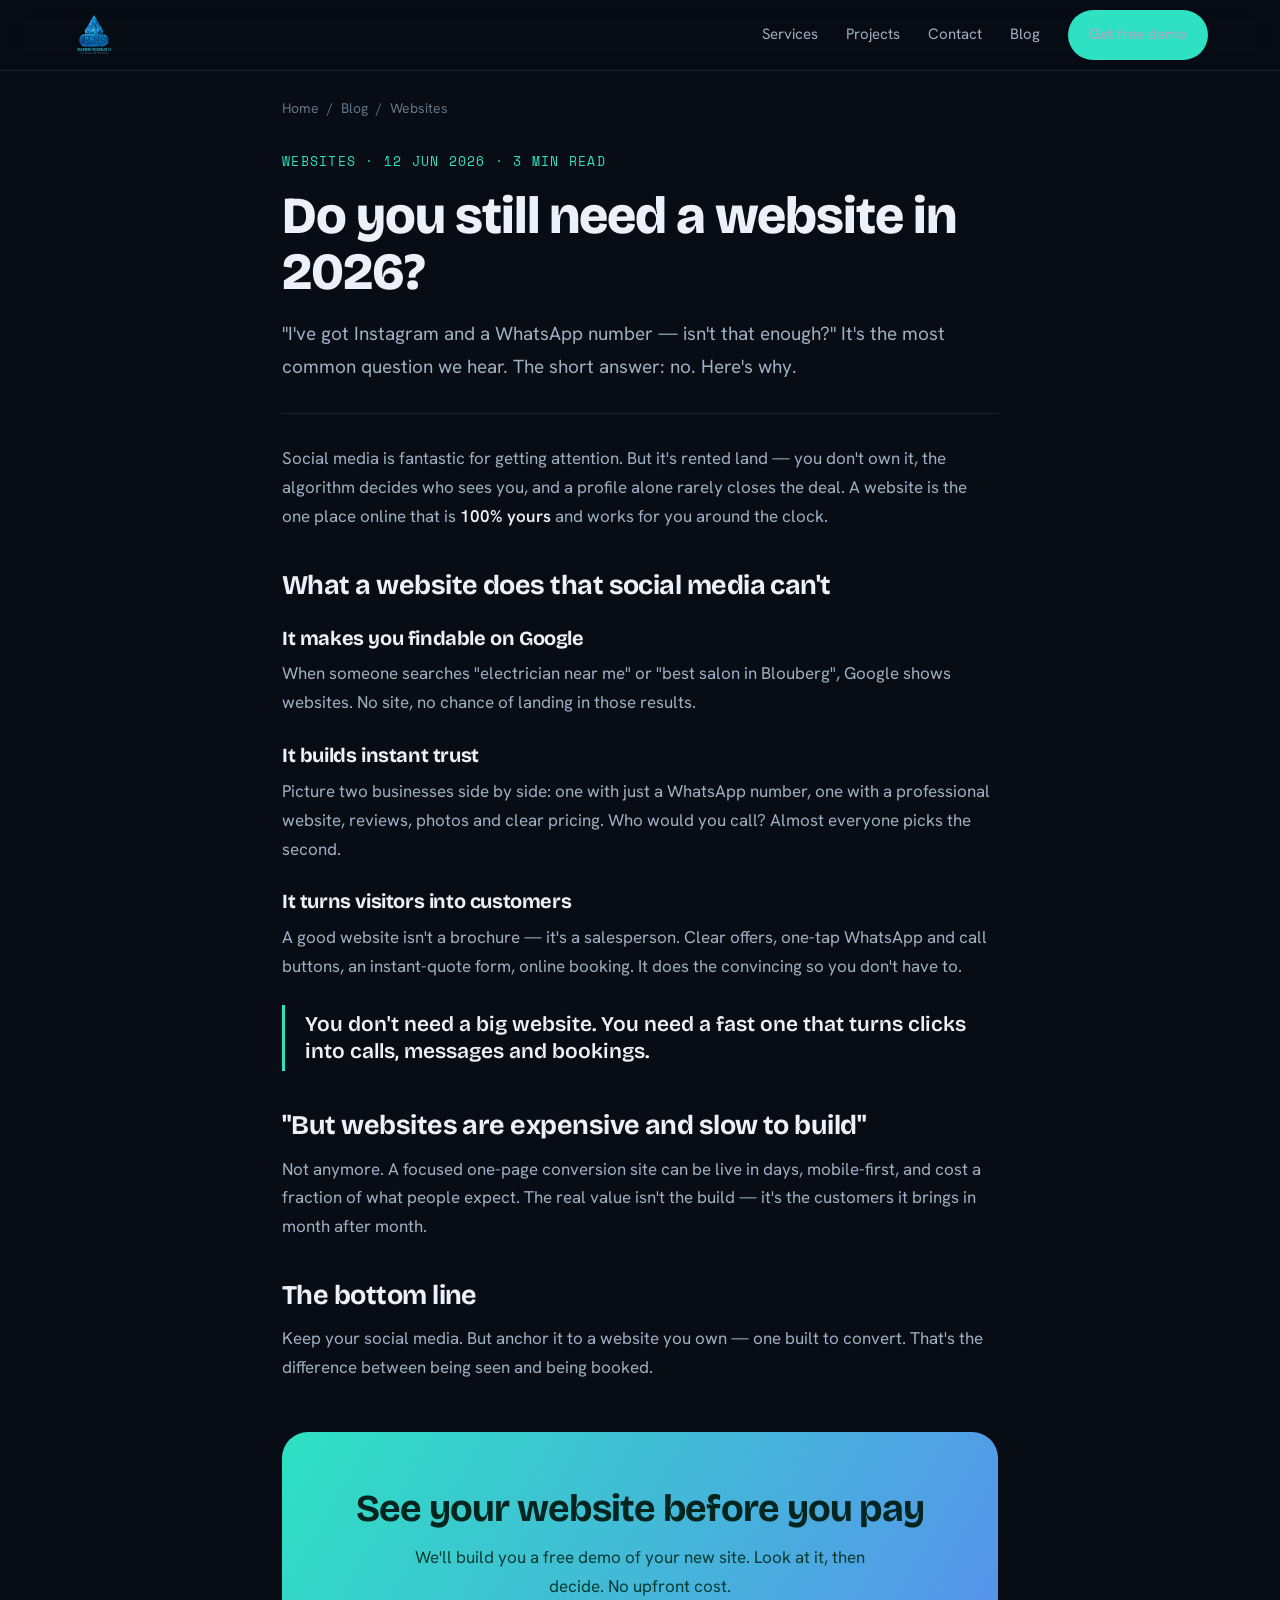
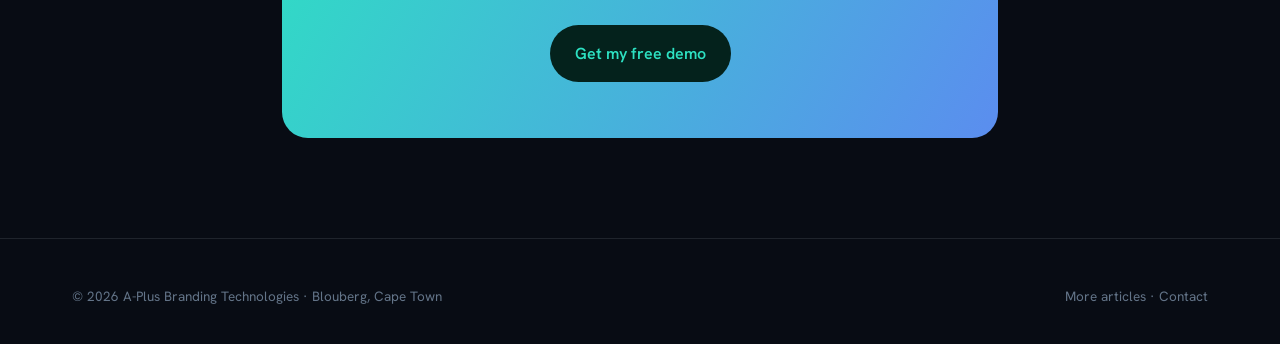
<file: blog/do-you-need-a-website-2026.html>
<!DOCTYPE html>
<html lang="en-ZA">
<head>
<meta charset="UTF-8" />
<meta name="viewport" content="width=device-width, initial-scale=1.0" />
<title>Do you still need a website in 2026? | A-Plus Branding Technologies</title>
<meta name="description" content="Social media isn't enough. Here's why a fast, conversion-focused website is still the best salesperson a local Cape Town business can have in 2026." />
<meta name="theme-color" content="#080C14" />
<link rel="canonical" href="https://aplusbrandingtechnologies.com/blog/do-you-need-a-website-2026.html" />
<link rel="icon" href="data:image/svg+xml,%3Csvg xmlns='http://www.w3.org/2000/svg' viewBox='0 0 32 32'%3E%3Crect width='32' height='32' rx='7' fill='%23080C14'/%3E%3Ctext x='16' y='23' font-family='Arial,sans-serif' font-size='19' font-weight='700' fill='%232DE1C2' text-anchor='middle'%3EA%2B%3C/text%3E%3C/svg%3E" />
<link rel="preconnect" href="https://fonts.googleapis.com" />
<link rel="preconnect" href="https://fonts.gstatic.com" crossorigin />
<link href="https://fonts.googleapis.com/css2?family=Bricolage+Grotesque:opsz,wght@12..96,600;12..96,700;12..96,800&family=Hanken+Grotesk:wght@400;500;600;700&family=Space+Mono:wght@400;700&display=swap" rel="stylesheet" />
<link rel="stylesheet" href="../assets/blog.css" />
<script type="application/ld+json">
{"@context":"https://schema.org","@type":"BlogPosting","headline":"Do you still need a website in 2026?","datePublished":"2026-06-12","author":{"@type":"Organization","name":"A-Plus Branding Technologies"},"publisher":{"@type":"Organization","name":"A-Plus Branding Technologies"},"mainEntityOfPage":"https://aplusbrandingtechnologies.com/blog/do-you-need-a-website-2026.html"}
</script>
</head>
<body>
<header class="nav">
  <div class="nav-in">
    <a class="logo" href="../index.html"><img src="../assets/brand/logo-transparent.png" alt="A-Plus Branding Technologies" class="logo-img" /></a>
    <nav class="links">
      <a href="../index.html#services">Services</a>
      <a href="../index.html#projects">Projects</a>
      <a href="../index.html#contact">Contact</a>
      <a href="index.html">Blog</a>
      <a class="btn btn-primary" href="../index.html#contact" style="padding:11px 20px">Get free demo</a>
    </nav>
  </div>
</header>

<div class="wrap narrow">
  <div class="crumbs"><a href="../index.html">Home</a> &nbsp;/&nbsp; <a href="index.html">Blog</a> &nbsp;/&nbsp; Websites</div>
  <article class="post">
    <div class="post-meta">Websites · 12 Jun 2026 · 3 min read</div>
    <h1>Do you still need a website in 2026?</h1>
    <p class="post-sub">"I've got Instagram and a WhatsApp number — isn't that enough?" It's the most common question we hear. The short answer: no. Here's why.</p>
    <div class="post-body">
      <p>Social media is fantastic for getting attention. But it's rented land — you don't own it, the algorithm decides who sees you, and a profile alone rarely closes the deal. A website is the one place online that is <strong>100% yours</strong> and works for you around the clock.</p>

      <h2>What a website does that social media can't</h2>
      <h3>It makes you findable on Google</h3>
      <p>When someone searches "electrician near me" or "best salon in Blouberg", Google shows websites. No site, no chance of landing in those results.</p>

      <h3>It builds instant trust</h3>
      <p>Picture two businesses side by side: one with just a WhatsApp number, one with a professional website, reviews, photos and clear pricing. Who would you call? Almost everyone picks the second.</p>

      <h3>It turns visitors into customers</h3>
      <p>A good website isn't a brochure — it's a salesperson. Clear offers, one-tap WhatsApp and call buttons, an instant-quote form, online booking. It does the convincing so you don't have to.</p>

      <blockquote>You don't need a big website. You need a fast one that turns clicks into calls, messages and bookings.</blockquote>

      <h2>"But websites are expensive and slow to build"</h2>
      <p>Not anymore. A focused one-page conversion site can be live in days, mobile-first, and cost a fraction of what people expect. The real value isn't the build — it's the customers it brings in month after month.</p>

      <h2>The bottom line</h2>
      <p>Keep your social media. But anchor it to a website you own — one built to convert. That's the difference between being seen and being booked.</p>
    </div>

    <div class="cta-band">
      <h2>See your website before you pay</h2>
      <p>We'll build you a free demo of your new site. Look at it, then decide. No upfront cost.</p>
      <a class="btn btn-dark" href="../index.html#contact">Get my free demo</a>
    </div>
  </article>
</div>

<footer>
  <div class="wrap foot-in">
    <span>© <span id="yr"></span> A-Plus Branding Technologies · Blouberg, Cape Town</span>
    <span><a href="index.html">More articles</a> · <a href="../index.html#contact">Contact</a></span>
  </div>
</footer>
<script>document.getElementById('yr').textContent=new Date().getFullYear();</script>
</body>
</html>
</file>
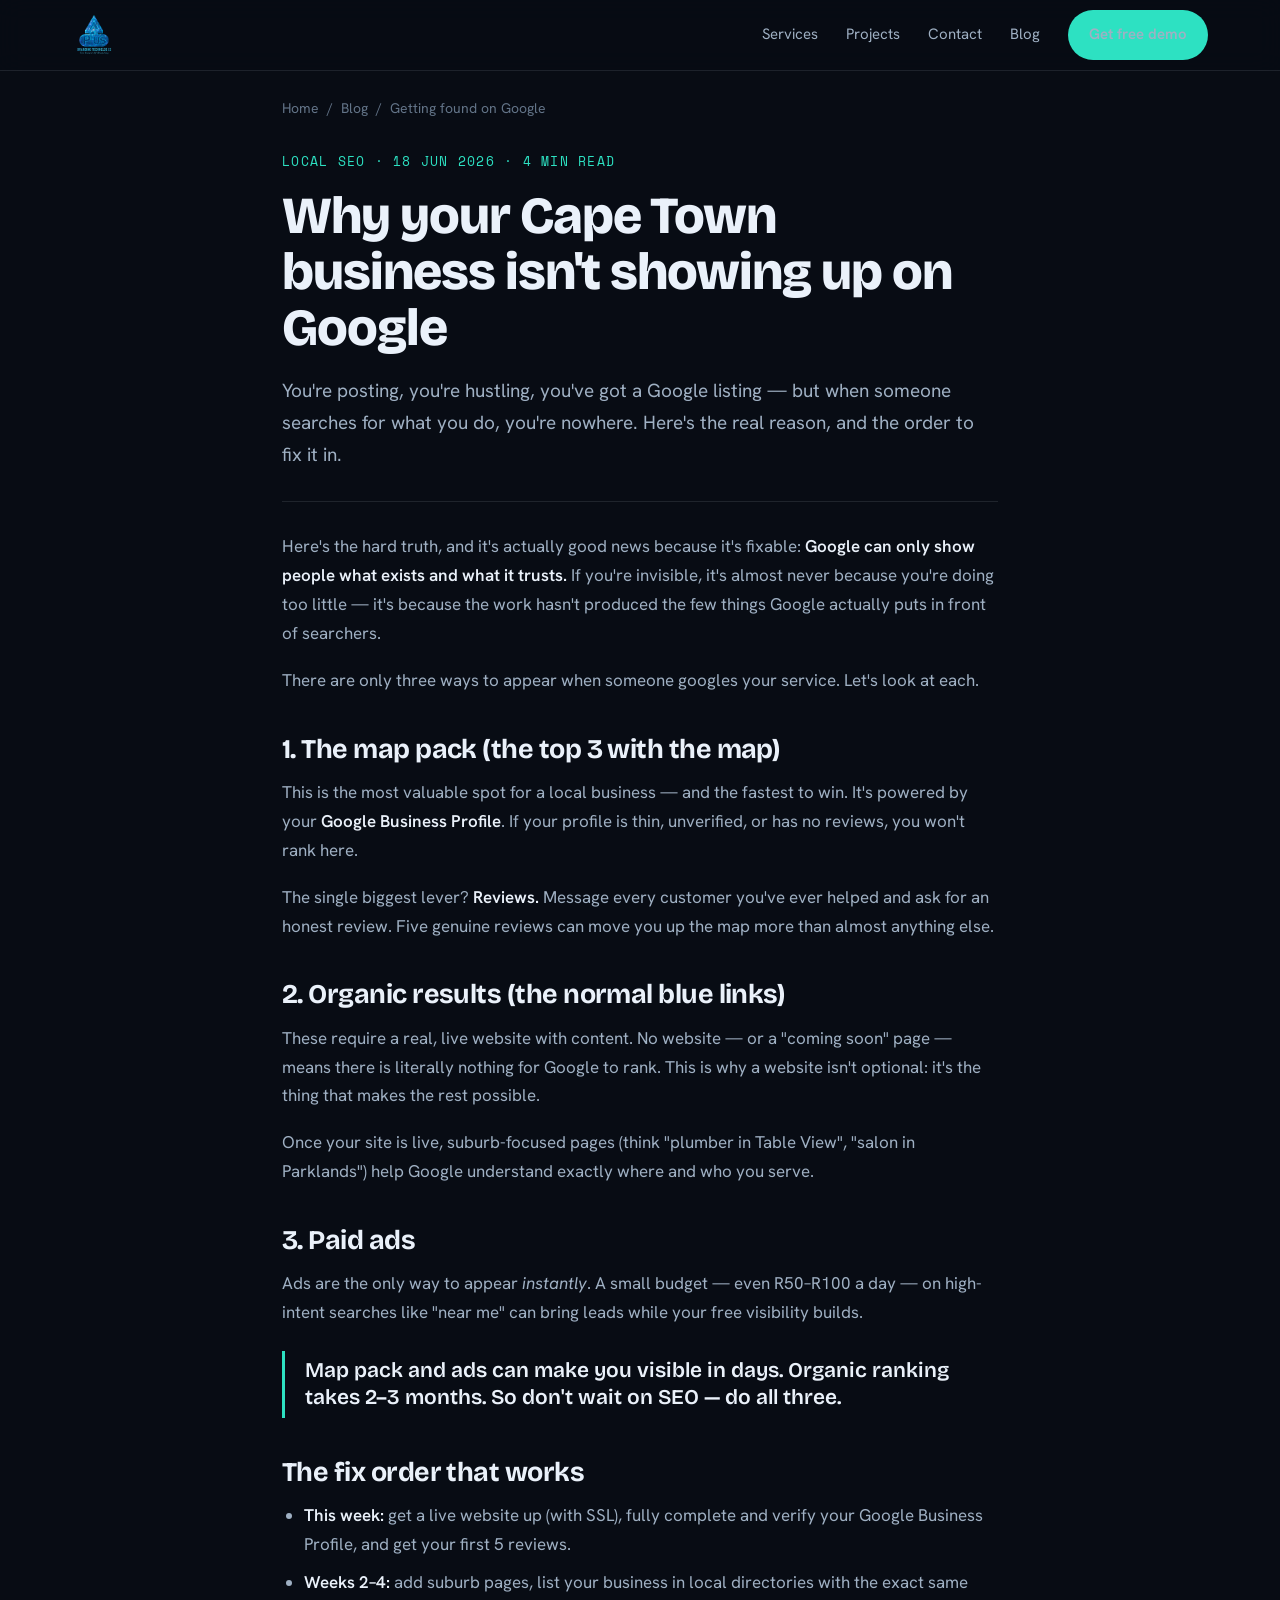
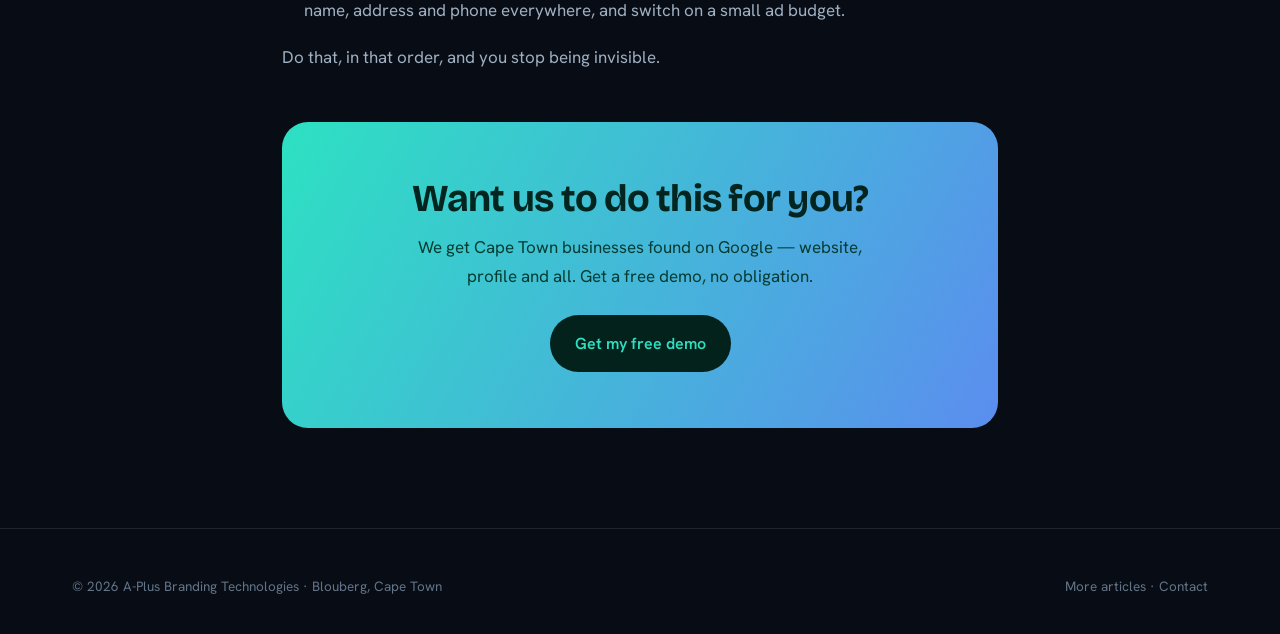
<file: blog/show-up-on-google-cape-town.html>
<!DOCTYPE html>
<html lang="en-ZA">
<head>
<meta charset="UTF-8" />
<meta name="viewport" content="width=device-width, initial-scale=1.0" />
<title>Why your Cape Town business isn't showing up on Google | A-Plus</title>
<meta name="description" content="Doing everything right but still invisible when locals search? Here's exactly why your business doesn't appear on Google in Cape Town — and the fix order that actually works." />
<meta name="theme-color" content="#080C14" />
<link rel="canonical" href="https://aplusbrandingtechnologies.com/blog/show-up-on-google-cape-town.html" />
<link rel="icon" href="data:image/svg+xml,%3Csvg xmlns='http://www.w3.org/2000/svg' viewBox='0 0 32 32'%3E%3Crect width='32' height='32' rx='7' fill='%23080C14'/%3E%3Ctext x='16' y='23' font-family='Arial,sans-serif' font-size='19' font-weight='700' fill='%232DE1C2' text-anchor='middle'%3EA%2B%3C/text%3E%3C/svg%3E" />
<link rel="preconnect" href="https://fonts.googleapis.com" />
<link rel="preconnect" href="https://fonts.gstatic.com" crossorigin />
<link href="https://fonts.googleapis.com/css2?family=Bricolage+Grotesque:opsz,wght@12..96,600;12..96,700;12..96,800&family=Hanken+Grotesk:wght@400;500;600;700&family=Space+Mono:wght@400;700&display=swap" rel="stylesheet" />
<link rel="stylesheet" href="../assets/blog.css" />
<script type="application/ld+json">
{"@context":"https://schema.org","@type":"BlogPosting","headline":"Why your Cape Town business isn't showing up on Google","datePublished":"2026-06-18","author":{"@type":"Organization","name":"A-Plus Branding Technologies"},"publisher":{"@type":"Organization","name":"A-Plus Branding Technologies"},"mainEntityOfPage":"https://aplusbrandingtechnologies.com/blog/show-up-on-google-cape-town.html"}
</script>
</head>
<body>
<header class="nav">
  <div class="nav-in">
    <a class="logo" href="../index.html"><img src="../assets/brand/logo-transparent.png" alt="A-Plus Branding Technologies" class="logo-img" /></a>
    <nav class="links">
      <a href="../index.html#services">Services</a>
      <a href="../index.html#projects">Projects</a>
      <a href="../index.html#contact">Contact</a>
      <a href="index.html">Blog</a>
      <a class="btn btn-primary" href="../index.html#contact" style="padding:11px 20px">Get free demo</a>
    </nav>
  </div>
</header>

<div class="wrap narrow">
  <div class="crumbs"><a href="../index.html">Home</a> &nbsp;/&nbsp; <a href="index.html">Blog</a> &nbsp;/&nbsp; Getting found on Google</div>
  <article class="post">
    <div class="post-meta">Local SEO · 18 Jun 2026 · 4 min read</div>
    <h1>Why your Cape Town business isn't showing up on Google</h1>
    <p class="post-sub">You're posting, you're hustling, you've got a Google listing — but when someone searches for what you do, you're nowhere. Here's the real reason, and the order to fix it in.</p>
    <div class="post-body">
      <p>Here's the hard truth, and it's actually good news because it's fixable: <strong>Google can only show people what exists and what it trusts.</strong> If you're invisible, it's almost never because you're doing too little — it's because the work hasn't produced the few things Google actually puts in front of searchers.</p>
      <p>There are only three ways to appear when someone googles your service. Let's look at each.</p>

      <h2>1. The map pack (the top 3 with the map)</h2>
      <p>This is the most valuable spot for a local business — and the fastest to win. It's powered by your <strong>Google Business Profile</strong>. If your profile is thin, unverified, or has no reviews, you won't rank here.</p>
      <p>The single biggest lever? <strong>Reviews.</strong> Message every customer you've ever helped and ask for an honest review. Five genuine reviews can move you up the map more than almost anything else.</p>

      <h2>2. Organic results (the normal blue links)</h2>
      <p>These require a real, live website with content. No website — or a "coming soon" page — means there is literally nothing for Google to rank. This is why a website isn't optional: it's the thing that makes the rest possible.</p>
      <p>Once your site is live, suburb-focused pages (think "plumber in Table View", "salon in Parklands") help Google understand exactly where and who you serve.</p>

      <h2>3. Paid ads</h2>
      <p>Ads are the only way to appear <em>instantly</em>. A small budget — even R50–R100 a day — on high-intent searches like "near me" can bring leads while your free visibility builds.</p>

      <blockquote>Map pack and ads can make you visible in days. Organic ranking takes 2–3 months. So don't wait on SEO — do all three.</blockquote>

      <h2>The fix order that works</h2>
      <ul>
        <li><strong>This week:</strong> get a live website up (with SSL), fully complete and verify your Google Business Profile, and get your first 5 reviews.</li>
        <li><strong>Weeks 2–4:</strong> add suburb pages, list your business in local directories with the exact same name, address and phone everywhere, and switch on a small ad budget.</li>
      </ul>
      <p>Do that, in that order, and you stop being invisible.</p>
    </div>

    <div class="cta-band">
      <h2>Want us to do this for you?</h2>
      <p>We get Cape Town businesses found on Google — website, profile and all. Get a free demo, no obligation.</p>
      <a class="btn btn-dark" href="../index.html#contact">Get my free demo</a>
    </div>
  </article>
</div>

<footer>
  <div class="wrap foot-in">
    <span>© <span id="yr"></span> A-Plus Branding Technologies · Blouberg, Cape Town</span>
    <span><a href="index.html">More articles</a> · <a href="../index.html#contact">Contact</a></span>
  </div>
</footer>
<script>document.getElementById('yr').textContent=new Date().getFullYear();</script>
</body>
</html>
</file>
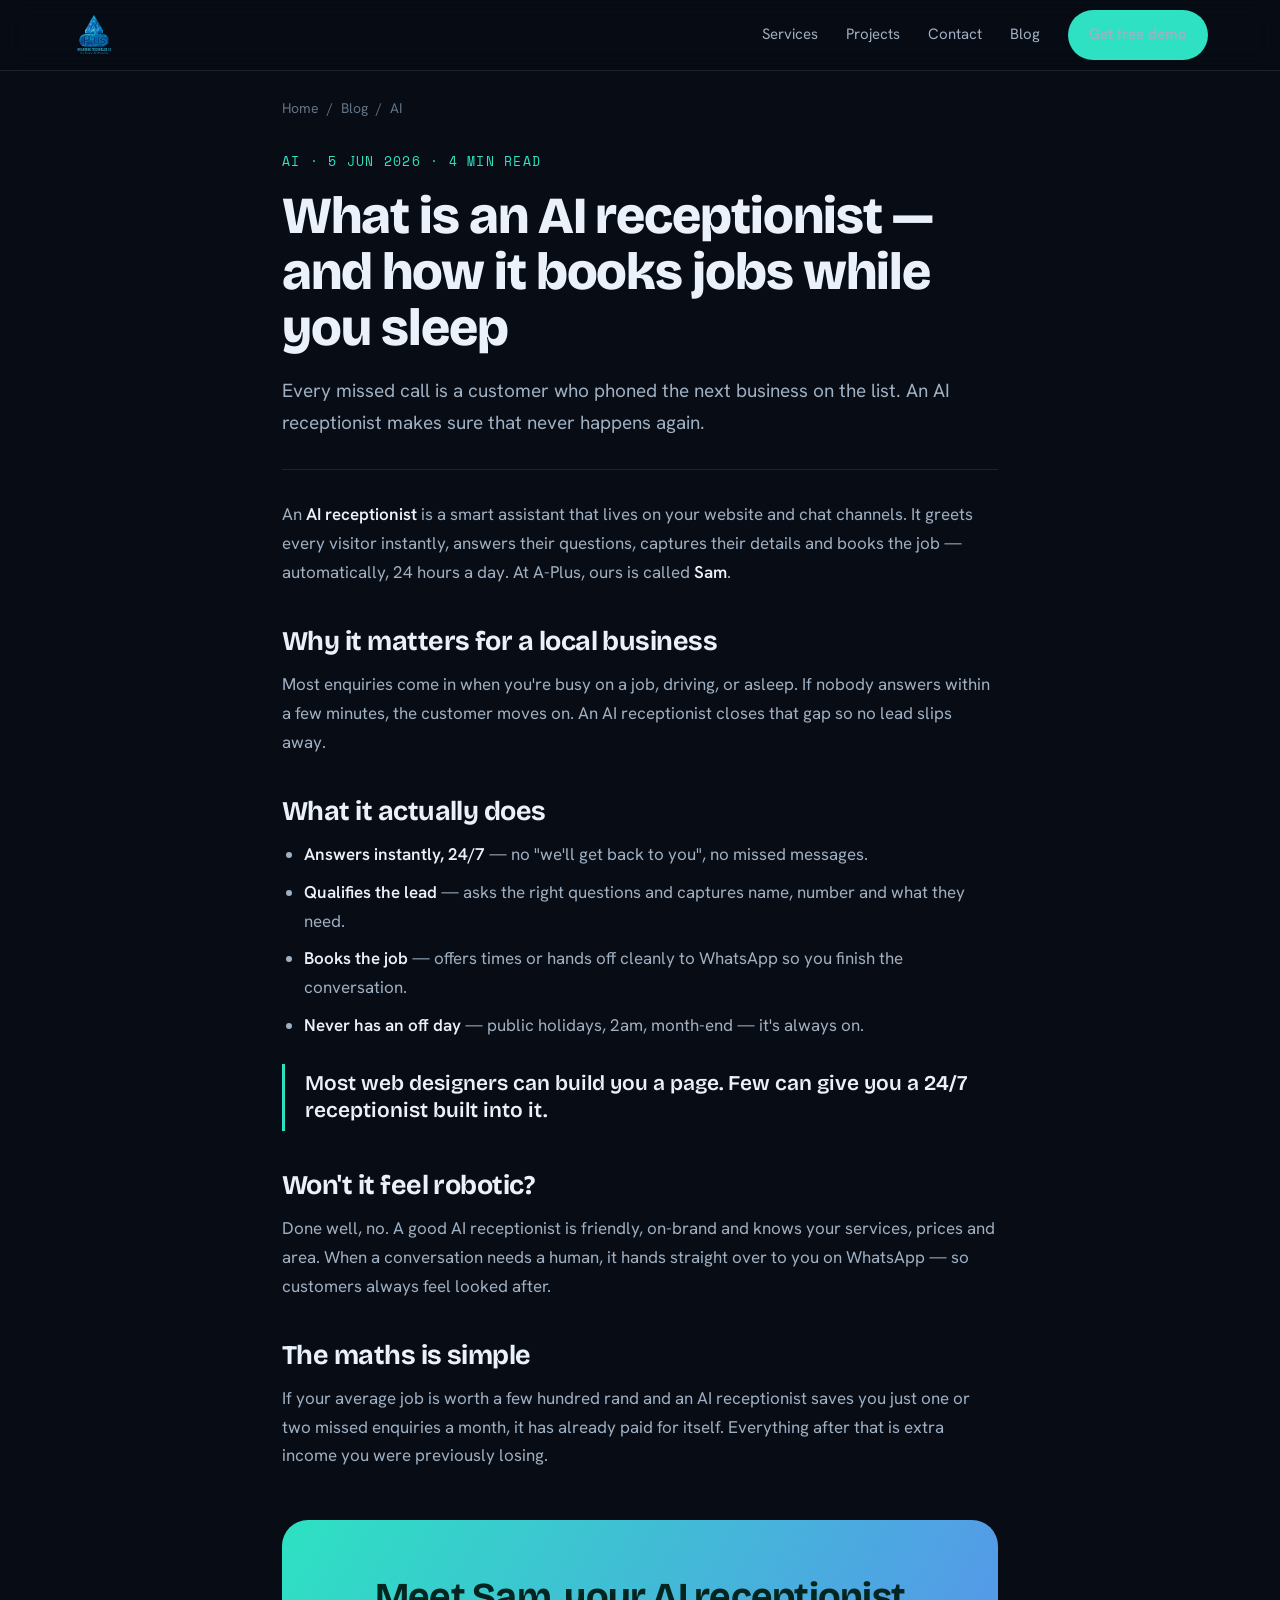
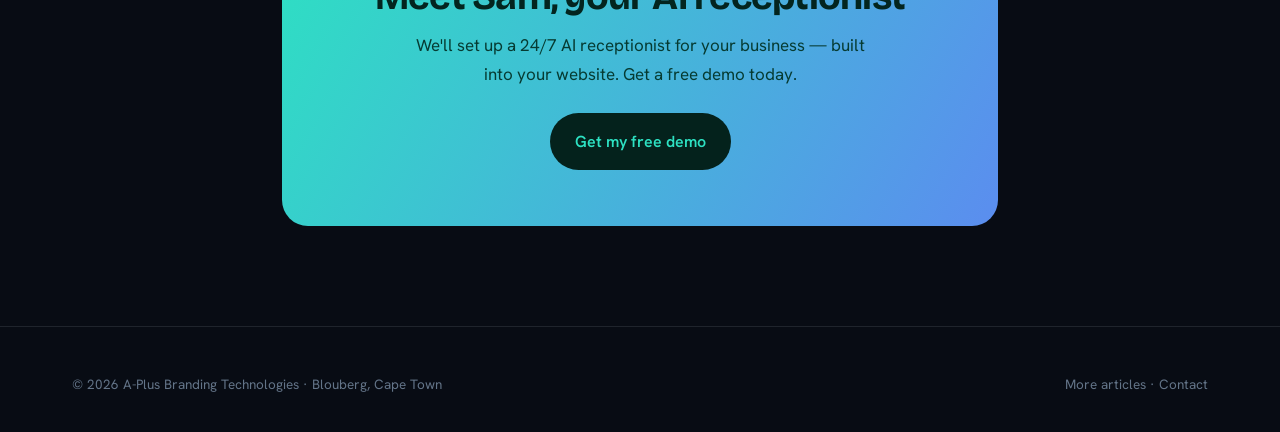
<file: blog/what-is-an-ai-receptionist.html>
<!DOCTYPE html>
<html lang="en-ZA">
<head>
<meta charset="UTF-8" />
<meta name="viewport" content="width=device-width, initial-scale=1.0" />
<title>What is an AI receptionist — and how it books jobs while you sleep | A-Plus</title>
<meta name="description" content="Missed calls are missed money. Here's what an AI receptionist is and how a 24/7 assistant turns enquiries into booked jobs for your business, day or night." />
<meta name="theme-color" content="#080C14" />
<link rel="canonical" href="https://aplusbrandingtechnologies.com/blog/what-is-an-ai-receptionist.html" />
<link rel="icon" href="data:image/svg+xml,%3Csvg xmlns='http://www.w3.org/2000/svg' viewBox='0 0 32 32'%3E%3Crect width='32' height='32' rx='7' fill='%23080C14'/%3E%3Ctext x='16' y='23' font-family='Arial,sans-serif' font-size='19' font-weight='700' fill='%232DE1C2' text-anchor='middle'%3EA%2B%3C/text%3E%3C/svg%3E" />
<link rel="preconnect" href="https://fonts.googleapis.com" />
<link rel="preconnect" href="https://fonts.gstatic.com" crossorigin />
<link href="https://fonts.googleapis.com/css2?family=Bricolage+Grotesque:opsz,wght@12..96,600;12..96,700;12..96,800&family=Hanken+Grotesk:wght@400;500;600;700&family=Space+Mono:wght@400;700&display=swap" rel="stylesheet" />
<link rel="stylesheet" href="../assets/blog.css" />
<script type="application/ld+json">
{"@context":"https://schema.org","@type":"BlogPosting","headline":"What is an AI receptionist — and how it books jobs while you sleep","datePublished":"2026-06-05","author":{"@type":"Organization","name":"A-Plus Branding Technologies"},"publisher":{"@type":"Organization","name":"A-Plus Branding Technologies"},"mainEntityOfPage":"https://aplusbrandingtechnologies.com/blog/what-is-an-ai-receptionist.html"}
</script>
</head>
<body>
<header class="nav">
  <div class="nav-in">
    <a class="logo" href="../index.html"><img src="../assets/brand/logo-transparent.png" alt="A-Plus Branding Technologies" class="logo-img" /></a>
    <nav class="links">
      <a href="../index.html#services">Services</a>
      <a href="../index.html#projects">Projects</a>
      <a href="../index.html#contact">Contact</a>
      <a href="index.html">Blog</a>
      <a class="btn btn-primary" href="../index.html#contact" style="padding:11px 20px">Get free demo</a>
    </nav>
  </div>
</header>

<div class="wrap narrow">
  <div class="crumbs"><a href="../index.html">Home</a> &nbsp;/&nbsp; <a href="index.html">Blog</a> &nbsp;/&nbsp; AI</div>
  <article class="post">
    <div class="post-meta">AI · 5 Jun 2026 · 4 min read</div>
    <h1>What is an AI receptionist — and how it books jobs while you sleep</h1>
    <p class="post-sub">Every missed call is a customer who phoned the next business on the list. An AI receptionist makes sure that never happens again.</p>
    <div class="post-body">
      <p>An <strong>AI receptionist</strong> is a smart assistant that lives on your website and chat channels. It greets every visitor instantly, answers their questions, captures their details and books the job — automatically, 24 hours a day. At A-Plus, ours is called <strong>Sam</strong>.</p>

      <h2>Why it matters for a local business</h2>
      <p>Most enquiries come in when you're busy on a job, driving, or asleep. If nobody answers within a few minutes, the customer moves on. An AI receptionist closes that gap so no lead slips away.</p>

      <h2>What it actually does</h2>
      <ul>
        <li><strong>Answers instantly, 24/7</strong> — no "we'll get back to you", no missed messages.</li>
        <li><strong>Qualifies the lead</strong> — asks the right questions and captures name, number and what they need.</li>
        <li><strong>Books the job</strong> — offers times or hands off cleanly to WhatsApp so you finish the conversation.</li>
        <li><strong>Never has an off day</strong> — public holidays, 2am, month-end — it's always on.</li>
      </ul>

      <blockquote>Most web designers can build you a page. Few can give you a 24/7 receptionist built into it.</blockquote>

      <h2>Won't it feel robotic?</h2>
      <p>Done well, no. A good AI receptionist is friendly, on-brand and knows your services, prices and area. When a conversation needs a human, it hands straight over to you on WhatsApp — so customers always feel looked after.</p>

      <h2>The maths is simple</h2>
      <p>If your average job is worth a few hundred rand and an AI receptionist saves you just one or two missed enquiries a month, it has already paid for itself. Everything after that is extra income you were previously losing.</p>
    </div>

    <div class="cta-band">
      <h2>Meet Sam, your AI receptionist</h2>
      <p>We'll set up a 24/7 AI receptionist for your business — built into your website. Get a free demo today.</p>
      <a class="btn btn-dark" href="../index.html#contact">Get my free demo</a>
    </div>
  </article>
</div>

<footer>
  <div class="wrap foot-in">
    <span>© <span id="yr"></span> A-Plus Branding Technologies · Blouberg, Cape Town</span>
    <span><a href="index.html">More articles</a> · <a href="../index.html#contact">Contact</a></span>
  </div>
</footer>
<script>document.getElementById('yr').textContent=new Date().getFullYear();</script>
</body>
</html>
</file>
<file: assets/blog.css>
:root{
  --bg:#080C14; --bg-2:#0F1623; --bg-3:#16202F;
  --ink:#EAF1FA; --ink-soft:#9FB0C3; --ink-faint:#637488;
  --accent:#2DE1C2; --accent-2:#5B8DEF; --accent-soft:#5CEBD4; --accent-ink:#04221C;
  --line:rgba(234,241,250,.10); --line-2:rgba(234,241,250,.18);
  --display:"Bricolage Grotesque",sans-serif; --body:"Hanken Grotesk",sans-serif; --mono:"Space Mono",monospace;
  --grad:linear-gradient(120deg,var(--accent),var(--accent-2));
  --r:16px; --r-lg:26px; --maxw:1180px;
}
*{box-sizing:border-box;margin:0;padding:0}
html{scroll-behavior:smooth}
body{background:var(--bg);color:var(--ink);font-family:var(--body);font-size:17px;line-height:1.7;-webkit-font-smoothing:antialiased;overflow-x:hidden}
a{color:inherit;text-decoration:none}
img{max-width:100%;display:block}
.wrap{width:100%;max-width:var(--maxw);margin:0 auto;padding:0 22px}
.narrow{max-width:760px}
.kicker{font-family:var(--mono);font-size:12.5px;letter-spacing:.18em;text-transform:uppercase;color:var(--accent);display:inline-flex;align-items:center;gap:9px}
.kicker::before{content:"";width:22px;height:1px;background:var(--accent)}
.grad-text{background:var(--grad);-webkit-background-clip:text;background-clip:text;color:transparent}
h1,h2,h3{font-family:var(--display);font-weight:700;line-height:1.08;letter-spacing:-.02em}

.btn{display:inline-flex;align-items:center;gap:10px;font-family:var(--body);font-weight:600;font-size:16px;padding:14px 24px;border-radius:100px;border:1px solid transparent;cursor:pointer;transition:.25s ease}
.btn-primary{background:var(--accent);color:var(--accent-ink)}
.btn-primary:hover{background:var(--accent-soft);transform:translateY(-2px)}
.btn-ghost{background:transparent;color:var(--ink);border-color:var(--line-2)}
.btn-ghost:hover{border-color:var(--ink)}

header.nav{position:sticky;top:0;z-index:50;backdrop-filter:blur(12px);background:rgba(8,12,20,.72);border-bottom:1px solid var(--line)}
.nav-in{display:flex;align-items:center;justify-content:space-between;height:70px;max-width:var(--maxw);margin:0 auto;padding:0 22px}
.logo{display:flex;align-items:center;gap:11px;font-family:var(--display);font-weight:800;font-size:19px;letter-spacing:-.02em}
.logo .mark{width:34px;height:34px;border-radius:9px;background:var(--grad);color:var(--accent-ink);display:grid;place-items:center;font-size:16px;font-weight:800}
.logo small{display:block;font-family:var(--mono);font-weight:400;font-size:9.5px;letter-spacing:.16em;color:var(--ink-faint);text-transform:uppercase;margin-top:1px}
.logo-img{height:44px;width:auto;display:block;object-fit:contain}
nav.links{display:flex;align-items:center;gap:28px}
nav.links a{font-size:15px;color:var(--ink-soft);transition:.2s}
nav.links a:hover,nav.links a.on{color:var(--ink)}

.crumbs{padding:26px 0 0;font-size:14px;color:var(--ink-faint)}
.crumbs a:hover{color:var(--accent)}

.page-head{padding:46px 0 30px}
.page-head h1{font-size:clamp(34px,6vw,60px);font-weight:800;max-width:18ch}
.page-head p{color:var(--ink-soft);font-size:18px;max-width:60ch;margin-top:16px}

.grid-blog{display:grid;grid-template-columns:repeat(3,1fr);gap:18px;padding:14px 0 80px}
.blogcard{display:flex;flex-direction:column;background:var(--bg-2);border:1px solid var(--line);border-radius:var(--r);padding:28px 26px;transition:.28s}
.blogcard:hover{transform:translateY(-4px);border-color:var(--line-2)}
.blogcard .bc-tag{font-family:var(--mono);font-size:11px;letter-spacing:.12em;text-transform:uppercase;color:var(--accent);margin-bottom:14px}
.blogcard h2{font-size:22px;line-height:1.15;margin-bottom:10px}
.blogcard p{color:var(--ink-soft);font-size:15px;line-height:1.55;margin-bottom:18px}
.blogcard .bc-go{margin-top:auto;font-size:14px;color:var(--accent);font-weight:600}

article.post{padding:30px 0 70px}
.post-meta{font-family:var(--mono);font-size:12.5px;letter-spacing:.1em;text-transform:uppercase;color:var(--accent);margin-bottom:16px}
article.post h1{font-size:clamp(32px,5.5vw,52px);font-weight:800;margin-bottom:18px}
.post-sub{color:var(--ink-soft);font-size:19px;margin-bottom:30px;padding-bottom:30px;border-bottom:1px solid var(--line)}
.post-body h2{font-size:27px;margin:40px 0 14px}
.post-body h3{font-size:20px;margin:28px 0 10px}
.post-body p{color:var(--ink-soft);margin-bottom:18px}
.post-body ul,.post-body ol{color:var(--ink-soft);margin:0 0 18px 22px}
.post-body li{margin-bottom:9px}
.post-body a{color:var(--accent);text-decoration:underline;text-underline-offset:3px}
.post-body strong{color:var(--ink);font-weight:600}
.post-body blockquote{border-left:3px solid var(--accent);padding:6px 0 6px 20px;margin:24px 0;color:var(--ink);font-family:var(--display);font-size:21px;font-weight:600;line-height:1.3}

.cta-band{background:var(--grad);color:var(--accent-ink);border-radius:var(--r-lg);padding:clamp(34px,5vw,56px);text-align:center;margin:50px 0 0}
.cta-band h2{font-size:clamp(26px,4vw,38px);color:#03251f}
.cta-band p{color:#063b32;max-width:46ch;margin:14px auto 24px;font-size:17px}
.cta-band .btn-dark{background:#04221C;color:var(--accent)}
.cta-band .btn-dark:hover{background:#02120e}

footer{border-top:1px solid var(--line);padding:46px 0 36px;margin-top:30px}
.foot-in{display:flex;justify-content:space-between;flex-wrap:wrap;gap:14px;align-items:center;color:var(--ink-faint);font-size:13.5px}
.foot-in a:hover{color:var(--accent)}

@media(max-width:900px){.grid-blog{grid-template-columns:1fr 1fr}}
@media(max-width:640px){nav.links{display:none}.grid-blog{grid-template-columns:1fr}}
@media(prefers-reduced-motion:reduce){*{transition:none!important}}
</file>
